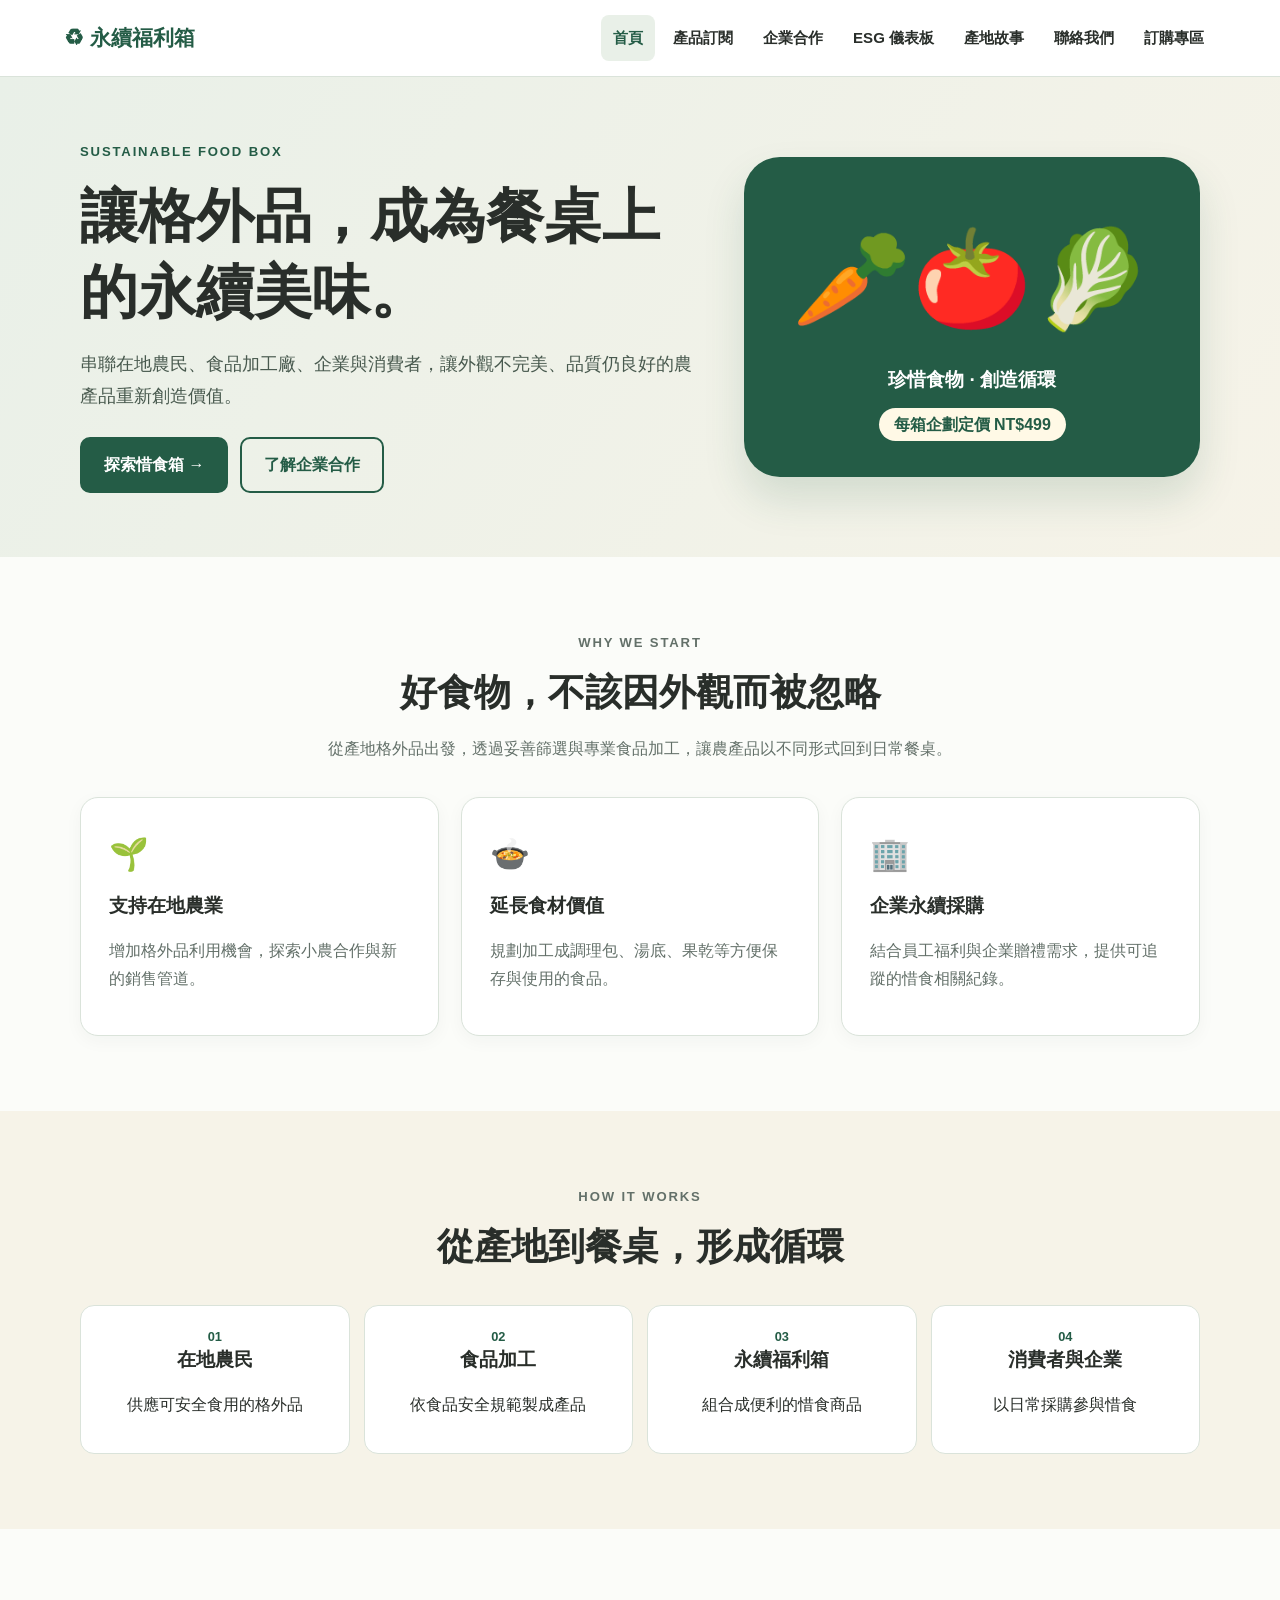
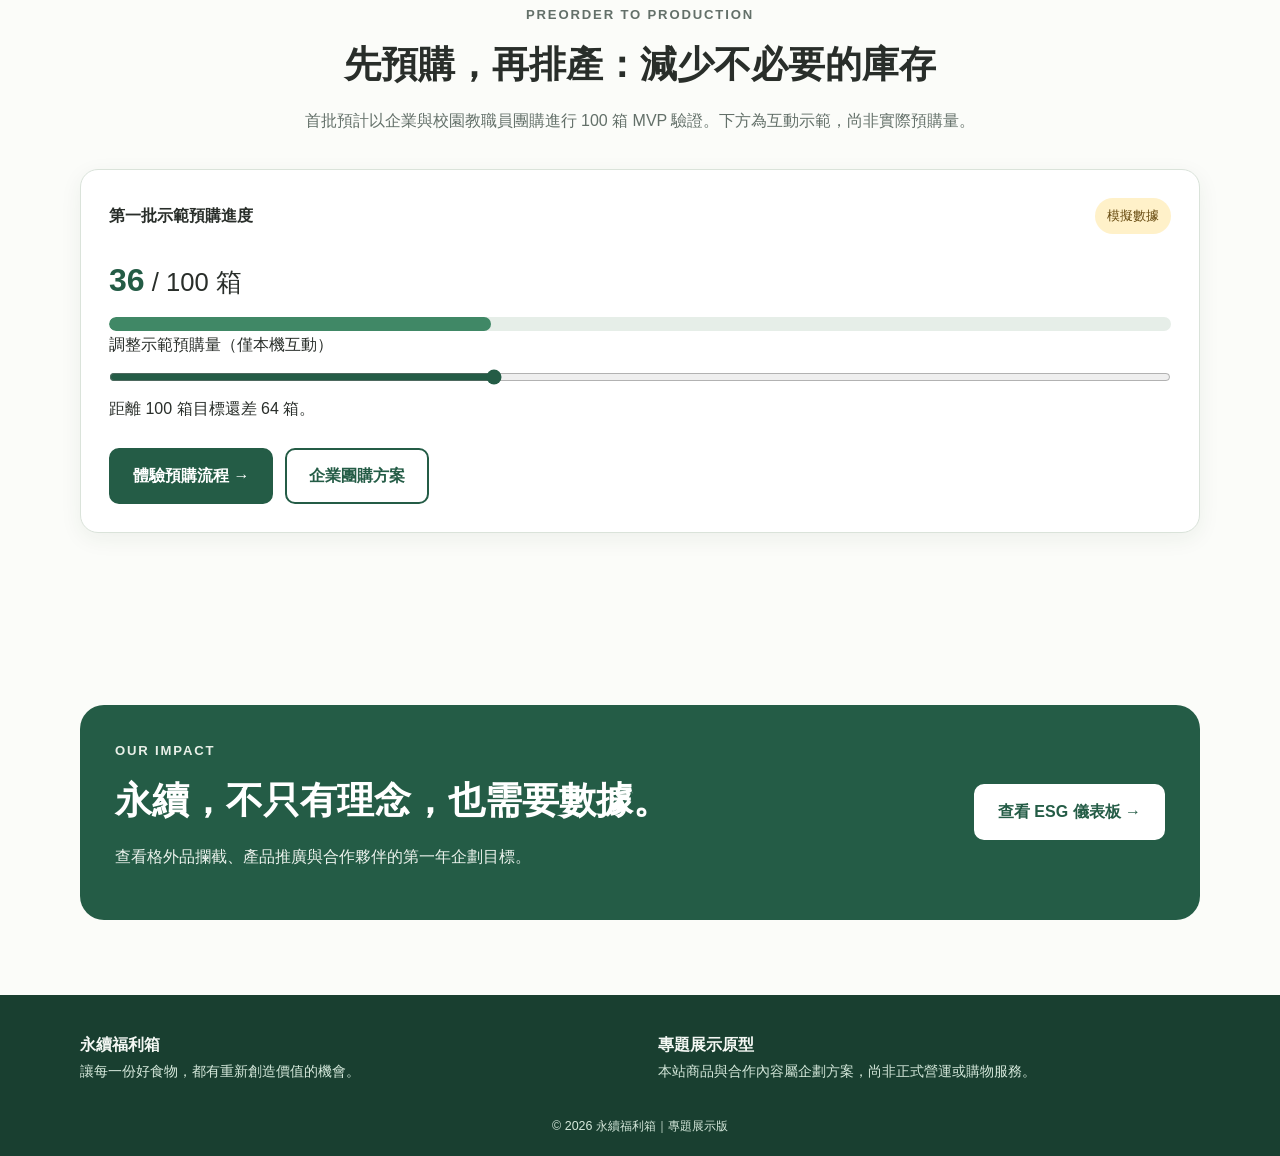
<file: index.html>
<!doctype html>
<html lang="zh-Hant">
<head>
  <meta charset="UTF-8">
  <meta name="viewport" content="width=device-width, initial-scale=1.0">
  <meta name="description" content="永續福利箱：串聯在地農民、食品加工與消費者，探索惜食訂閱與企業永續採購。">
  <title>永續福利箱｜讓格外品成為永續美味</title>
  <link rel="stylesheet" href="style.css">
  <script src="script.js" defer></script>
</head>
<body>
  <a class="skip-link" href="#app">跳至主要內容</a>
  <header class="site-header">
    <div class="header-inner">
      <a class="brand" href="index.html" aria-label="永續福利箱首頁"><span class="brand-icon">♻</span> 永續福利箱</a>
      <button class="menu-toggle" type="button" aria-expanded="false" aria-controls="site-nav">☰ 選單</button>
      <nav id="site-nav" class="site-nav" aria-label="主要導覽">
        <a href="index.html">首頁</a>
        <a href="products.html">產品訂閱</a>
        <a href="business.html">企業合作</a>
        <a href="esg.html">ESG 儀表板</a>
        <a href="stories.html">產地故事</a>
        <a href="contact.html">聯絡我們</a><a href="order.html">訂購專區</a>
      </nav>
    </div>
  </header>
  <main id="app" tabindex="-1"></main>
  <footer class="site-footer">
    <div class="container footer-content">
      <div><strong>永續福利箱</strong><p>讓每一份好食物，都有重新創造價值的機會。</p></div>
      <div><span class="footer-label">專題展示原型</span><p>本站商品與合作內容屬企劃方案，尚非正式營運或購物服務。</p></div>
    </div>
    <p class="copyright">© <span id="year"></span> 永續福利箱｜專題展示版</p>
  </footer>
</body>
</html>
</file>
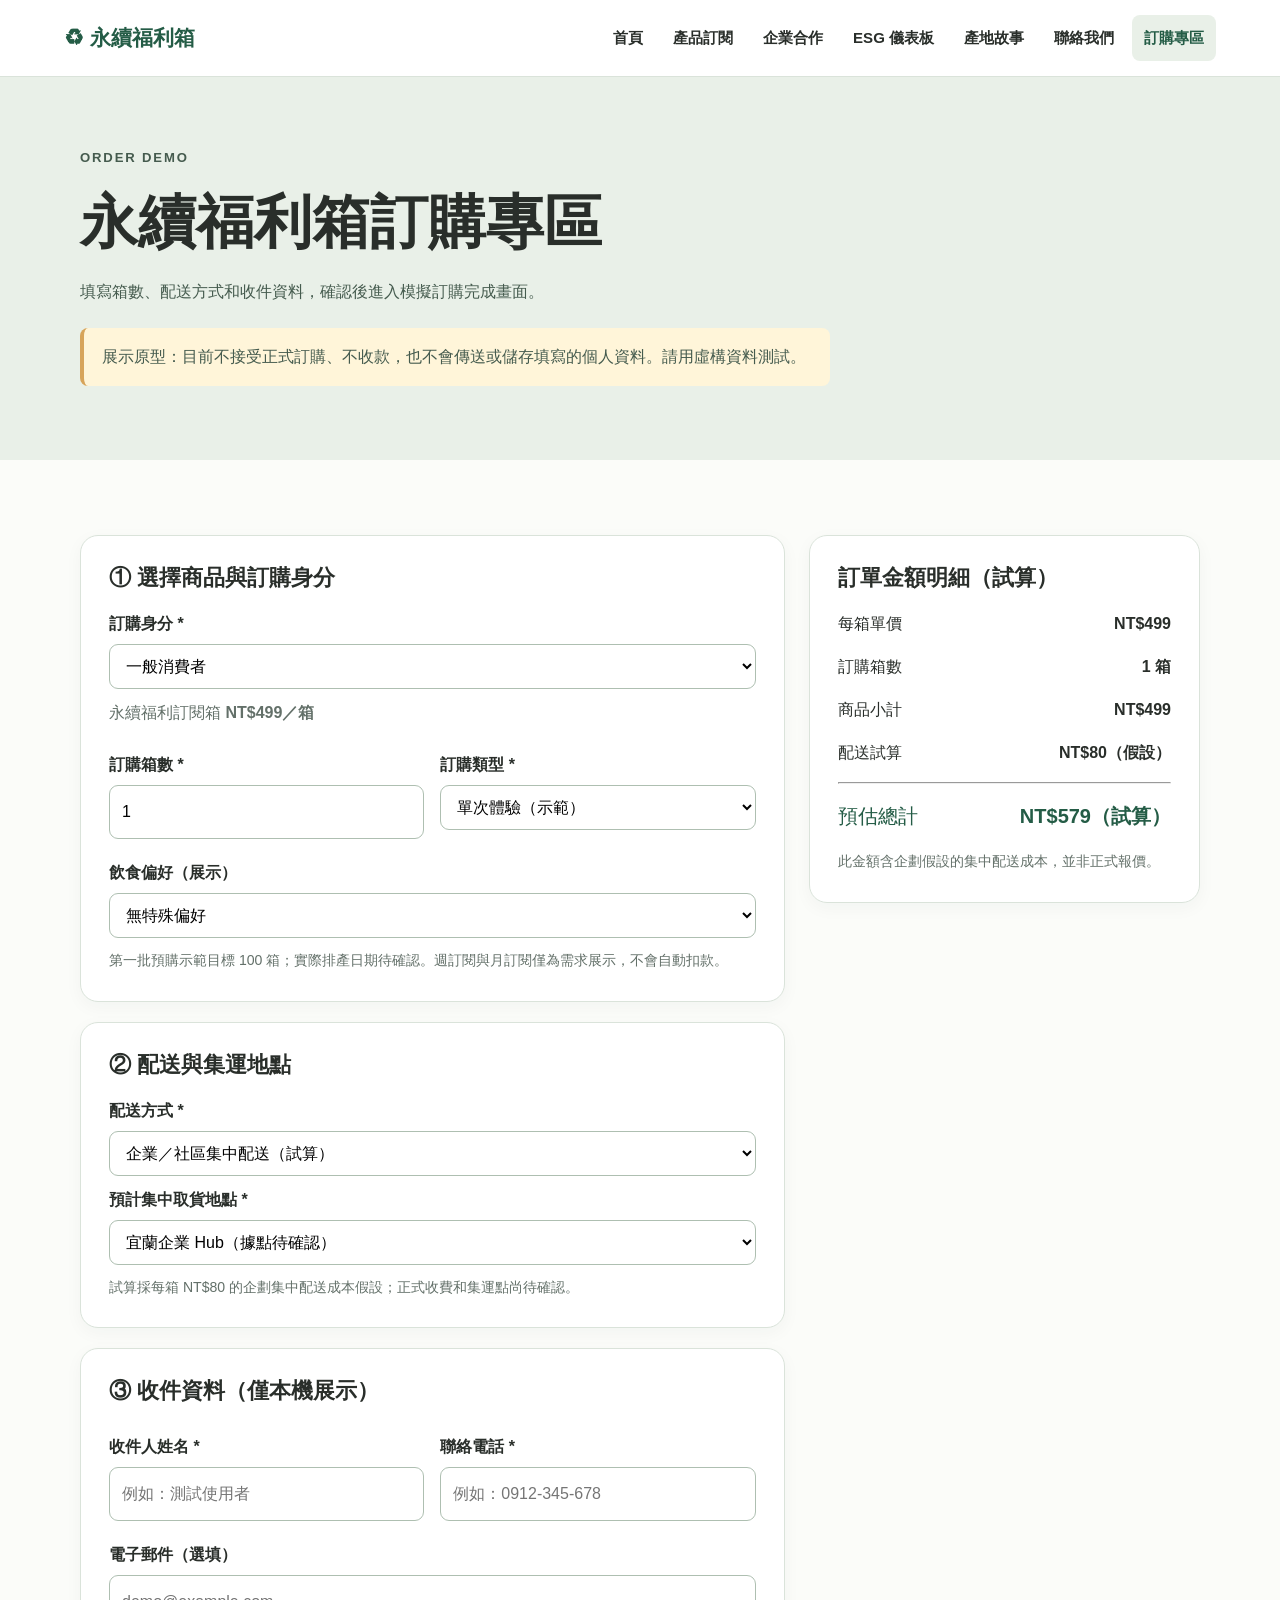
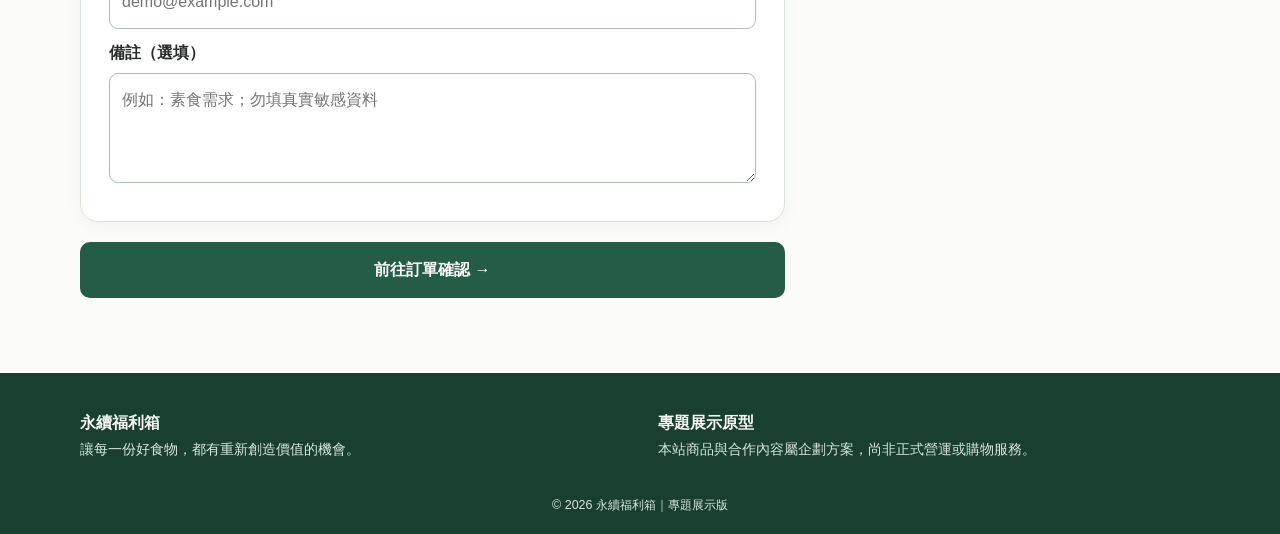
<file: order.html>
<!doctype html>
<html lang="zh-Hant">
<head>
  <meta charset="UTF-8">
  <meta name="viewport" content="width=device-width, initial-scale=1.0">
  <meta name="description" content="永續福利箱：串聯在地農民、食品加工與消費者，探索惜食訂閱與企業永續採購。">
  <title>訂購專區｜永續福利箱</title>
  <link rel="stylesheet" href="style.css">
  <link rel="stylesheet" href="order.css">
  <script src="script.js" defer></script>
  <script src="order.js" defer></script>
</head>
<body>
  <a class="skip-link" href="#app">跳至主要內容</a>
  <header class="site-header">
    <div class="header-inner">
      <a class="brand" href="index.html" aria-label="永續福利箱首頁"><span class="brand-icon">♻</span> 永續福利箱</a>
      <button class="menu-toggle" type="button" aria-expanded="false" aria-controls="site-nav">☰ 選單</button>
      <nav id="site-nav" class="site-nav" aria-label="主要導覽">
        <a href="index.html">首頁</a>
        <a href="products.html">產品訂閱</a>
        <a href="business.html">企業合作</a>
        <a href="esg.html">ESG 儀表板</a>
        <a href="stories.html">產地故事</a>
        <a href="contact.html">聯絡我們</a><a href="order.html">訂購專區</a>
      </nav>
    </div>
  </header>
  <main id="app" tabindex="-1">
<section class="page-hero"><div class="container"><p class="eyebrow">ORDER DEMO</p><h1>永續福利箱訂購專區</h1><p>填寫箱數、配送方式和收件資料，確認後進入模擬訂購完成畫面。</p><p class="note">展示原型：目前不接受正式訂購、不收款，也不會傳送或儲存填寫的個人資料。請用虛構資料測試。</p></div></section>
<section class="block"><div class="container order-layout"><form id="order-form" novalidate>
  <div class="card order-section"><h2>① 選擇商品與訂購身分</h2><div class="field"><label for="buyer-type">訂購身分 *</label><select id="buyer-type"><option value="person">一般消費者</option><option value="business">企業／教職員團購</option></select></div><div id="business-fields" hidden><div class="order-grid"><div class="field"><label for="company">企業／團購單位名稱 *</label><input id="company" maxlength="80" placeholder="例如：示範公司"></div><div class="field"><label for="taxid">統一編號（選填）</label><input id="taxid" inputmode="numeric" maxlength="8" pattern="[0-9]{8}" placeholder="8 位數字；展示可留空"></div></div></div><p>永續福利訂閱箱 <strong>NT$499／箱</strong></p>
    <div class="order-grid"><div class="field"><label for="quantity">訂購箱數 *</label><input id="quantity" type="number" min="1" max="1000" step="1" value="1" required></div>
    <div class="field"><label for="frequency">訂購類型 *</label><select id="frequency" required><option value="單次體驗">單次體驗（示範）</option><option value="每週訂閱">每週訂閱（意願登記）</option><option value="每月訂閱">每月訂閱（意願登記）</option></select></div></div>
    <div class="field"><label for="diet">飲食偏好（展示）</label><select id="diet"><option>無特殊偏好</option><option>全素需求（需確認供應）</option><option>蛋奶素需求（需確認供應）</option><option>減醣需求（需確認供應）</option></select></div><p class="field-help">第一批預購示範目標 100 箱；實際排產日期待確認。週訂閱與月訂閱僅為需求展示，不會自動扣款。</p>
  </div>
  <div class="card order-section"><h2>② 配送與集運地點</h2>
    <div class="field"><label for="delivery">配送方式 *</label><select id="delivery" required><option value="hub">企業／社區集中配送（試算）</option><option value="home">低溫宅配（運費待報價）</option></select></div>
    <div class="field" id="pickup-group"><label for="pickup">預計集中取貨地點 *</label><select id="pickup" required><option value="">請選擇集中取貨據點</option></select></div>
    <div id="address-group" class="address-group" hidden>
      <div class="order-grid"><div class="field"><label for="city">縣市 *</label><input id="city" autocomplete="address-level1" placeholder="例如：宜蘭縣"></div><div class="field"><label for="district">鄉鎮市區 *</label><input id="district" autocomplete="address-level2" placeholder="例如：宜蘭市"></div></div>
      <div class="field"><label for="address">詳細配送地址 *</label><input id="address" autocomplete="street-address" placeholder="道路、門牌、樓層（請以測試資料填寫）"></div>
    </div>
    <p id="delivery-note" class="field-help" aria-live="polite"></p>
  </div>
  <div class="card order-section"><h2>③ 收件資料（僅本機展示）</h2>
    <div class="order-grid"><div class="field"><label for="customer">收件人姓名 *</label><input id="customer" autocomplete="off" placeholder="例如：測試使用者" maxlength="40" required></div><div class="field"><label for="phone">聯絡電話 *</label><input id="phone" autocomplete="off" inputmode="tel" placeholder="例如：0912-345-678" maxlength="30" required></div></div>
    <div class="field"><label for="email">電子郵件（選填）</label><input id="email" type="email" autocomplete="off" placeholder="demo@example.com"></div>
    <div class="field"><label for="memo">備註（選填）</label><textarea id="memo" rows="3" maxlength="300" placeholder="例如：素食需求；勿填真實敏感資料"></textarea></div>
  </div>
  <p id="error-message" role="alert" class="form-error" hidden></p>
  <button class="btn order-submit" type="submit">前往訂單確認 →</button>
</form>
<aside class="card order-summary" aria-live="polite"><h2>訂單金額明細（試算）</h2><div class="summary-line"><span>每箱單價</span><strong>NT$499</strong></div><div class="summary-line"><span>訂購箱數</span><strong id="sum-qty">1 箱</strong></div><div class="summary-line"><span>商品小計</span><strong id="sum-subtotal">NT$499</strong></div><div class="summary-line"><span>配送試算</span><strong id="sum-shipping">待確認</strong></div><hr><div class="summary-line sum-grand"><span>預估總計</span><strong id="sum-total">NT$499 起</strong></div><p id="summary-disclaimer" class="field-help">這是非正式試算，運費與實際售價需確認。</p></aside>
</div></section>
<dialog id="confirmation" class="confirm-dialog" aria-labelledby="confirmation-title"><div class="confirm-content"><h2 id="confirmation-title">訂單預覽（未送出）</h2><p class="note">沒有付款步驟，也不會建立真實訂單或傳送個人資料。</p><div id="preview-details"></div><div class="actions"><button type="button" class="btn secondary" id="close-confirm">返回修改</button><button type="button" class="btn" id="finish-order">確認訂購 → 完成（模擬）</button></div></div><div id="order-success" class="order-success" hidden><div class="success-check" aria-hidden="true">✓</div><h2 id="order-success-title">訂購完成！</h2><p>感謝您支持永續福利箱。</p><p class="note">這是專題展示的模擬訂購完成畫面，沒有正式成立訂單、傳送資料或產生付款。</p><button type="button" class="btn" id="success-home">返回首頁 →</button></div></dialog>
</main>
  <footer class="site-footer">
    <div class="container footer-content">
      <div><strong>永續福利箱</strong><p>讓每一份好食物，都有重新創造價值的機會。</p></div>
      <div><span class="footer-label">專題展示原型</span><p>本站商品與合作內容屬企劃方案，尚非正式營運或購物服務。</p></div>
    </div>
    <p class="copyright">© <span id="year"></span> 永續福利箱｜專題展示版</p>
  </footer>
</body>
</html>
</file>
<file: style.css>
:root { --green:#245c46; --light-green:#e9f0e8; --sage:#89a98c; --cream:#f6f3e8; --gold:#d7a45a; --ink:#292e2a; --muted:#637069; --white:#fff; --border:#dae3da; }
* { box-sizing:border-box; }
html { scroll-behavior:smooth; }
body { margin:0; color:var(--ink); background:#fbfcf9; font-family:"Noto Sans TC","Microsoft JhengHei",Arial,sans-serif; line-height:1.75; }
a { color:inherit; } button, input, select, textarea { font:inherit; }
.container { width:min(1120px, calc(100% - 40px)); margin-inline:auto; }
.skip-link { position:absolute; left:-9999px; top:10px; background:white; z-index:99; padding:8px; }
.skip-link:focus { left:10px; }
.site-header { position:sticky; top:0; z-index:20; background:rgba(255,255,255,.96); border-bottom:1px solid var(--border); }
.header-inner { max-width:1200px; min-height:76px; padding:0 24px; margin:auto; display:flex; align-items:center; justify-content:space-between; gap:16px; }
.brand { color:var(--green); font-size:1.3rem; font-weight:800; white-space:nowrap; text-decoration:none; }
.brand-icon { font-size:1.4rem; }
.site-nav { display:flex; flex-wrap:wrap; align-items:center; gap:6px; }
.site-nav a { padding:10px 12px; border-radius:8px; text-decoration:none; font-weight:600; font-size:.94rem; }
.site-nav a:hover,.site-nav a.active { color:var(--green); background:var(--light-green); }
.menu-toggle { display:none; background:var(--green); color:white; border:0; border-radius:8px; padding:8px 12px; cursor:pointer; }
.hero { background:linear-gradient(125deg,#e9f0e8,#f6f3e8); overflow:hidden; }
.hero-inner { display:grid; grid-template-columns:1.15fr .85fr; min-height:480px; align-items:center; gap:48px; padding-block:60px; }
.eyebrow { color:var(--green); letter-spacing:.14em; font-size:.82rem; font-weight:800; }
h1,h2,h3 { line-height:1.3; margin:0 0 18px; }
h1 { font-size:clamp(2.2rem,5vw,3.65rem); } h2 { font-size:clamp(1.65rem,3vw,2.3rem); } h3 { font-size:1.2rem; }
p { margin:0 0 14px; } .lead { color:#48594e; font-size:1.15rem; max-width:630px; }
.actions { display:flex; flex-wrap:wrap; gap:12px; margin-top:25px; }
.btn { display:inline-block; padding:12px 22px; border-radius:10px; text-decoration:none; font-weight:750; background:var(--green); color:white; border:2px solid var(--green); transition:transform .15s; }
.btn:hover { transform:translateY(-2px); } .btn.secondary { background:transparent; color:var(--green); }
.visual { background:var(--green); border-radius:36px; min-height:320px; display:grid; place-items:center; position:relative; text-align:center; padding:32px; box-shadow:0 22px 40px #245c4626; }
.visual .big-emoji { font-size:6rem; display:block; } .visual p { color:white; font-size:1.2rem; font-weight:800; }
.visual .small-tag { color:var(--green); background:#fff9e6; border-radius:100px; padding:8px 15px; font-weight:700; }
section.block { padding:75px 0; } section.tinted { background:var(--cream); }
.section-head { max-width:760px; margin:0 auto 34px; text-align:center; }
.section-head p { color:var(--muted); }
.grid { display:grid; grid-template-columns:repeat(3,minmax(0,1fr)); gap:22px; }
.card { background:var(--white); padding:28px; border:1px solid var(--border); border-radius:18px; box-shadow:0 5px 18px #233b270a; }
.card .icon { font-size:2rem; display:block; margin-bottom:12px; } .card p { color:var(--muted); }
.process { display:grid; grid-template-columns:repeat(4,1fr); gap:14px; }
.step { background:white; border:1px solid var(--border); border-radius:14px; padding:20px; text-align:center; }
.step .num { color:var(--green); font-size:.8rem; font-weight:800; }
.highlight { background:var(--green); color:white; border-radius:24px; padding:35px; display:flex; align-items:center; justify-content:space-between; gap:28px; }
.highlight p { color:#ebf2ec; } .highlight .btn { background:white; color:var(--green); border-color:white; }
.page-hero { background:var(--light-green); padding:70px 0 52px; } .page-hero p { max-width:750px; color:#455b4e; }
.price { color:var(--green); font-size:2.35rem; font-weight:850; }
.note { padding:15px 18px; background:#fff5d9; border-left:4px solid var(--gold); border-radius:8px; color:#66542d; margin:22px 0; }
.kpis { display:grid; grid-template-columns:repeat(4,1fr); gap:16px; }
.kpi { background:white; border:1px solid var(--border); border-radius:16px; padding:22px; }
.kpi strong { display:block; color:var(--green); font-size:2rem; line-height:1.5; }
.kpi span { color:var(--muted); font-size:.9rem; }
.form-grid { display:grid; grid-template-columns:1fr 1fr; gap:16px; max-width:640px; }
.field { display:flex; flex-direction:column; gap:6px; } .field label { font-weight:700; }
.field input,.field select { width:100%; border:1px solid #aebfb1; background:white; border-radius:9px; padding:12px; }
.result { font-size:1.4rem; font-weight:800; color:var(--green); padding:15px 0; }
.site-footer { background:#193f30; color:#f4f8f4; padding:36px 0 18px; }
.footer-content { display:flex; justify-content:space-between; gap:35px; } .footer-content>div { flex:1; }
.footer-content p { font-size:.9rem; color:#d5e8db; } .footer-label { font-weight:700; }
.copyright { text-align:center; color:#d5e8db; font-size:.78rem; margin:18px 0 0; }
@media (max-width:850px) { .header-inner { flex-wrap:wrap; padding:12px 20px; min-height:70px; } .menu-toggle { display:block; margin-left:auto; } .site-nav { display:none; width:100%; flex-direction:column; align-items:stretch; } .site-nav.open { display:flex; } .site-nav a { display:block; } .hero-inner { grid-template-columns:1fr; padding-block:48px; } .visual { min-height:260px; } .grid { grid-template-columns:repeat(2,1fr); } .process,.kpis { grid-template-columns:repeat(2,1fr); } }
@media (max-width:560px) { .container { width:min(100% - 30px,1120px); } .grid,.process,.kpis,.form-grid { grid-template-columns:1fr; } .highlight,.footer-content { flex-direction:column; align-items:flex-start; } .visual .big-emoji { font-size:4.5rem; } section.block { padding:50px 0; } }

/* V3 專題展示擴充 */
.demo-panel{background:#fff;border:1px solid var(--border);border-radius:18px;padding:28px;margin:22px 0;box-shadow:0 6px 22px #183b2010}.demo-head{display:flex;align-items:center;justify-content:space-between;gap:12px;flex-wrap:wrap}.demo-head h2{margin:0}.pill{font-size:.8rem;background:#fff1c9;color:#684b10;border-radius:30px;padding:7px 12px}.progress-value{font-size:1.6rem;margin:18px 0 9px}.progress-value strong{font-size:2rem;color:var(--green)}.progress-track,.bar-track{background:#e6eee8;border-radius:22px;overflow:hidden;height:14px}.progress-fill,.bar{height:100%;background:#408866;border-radius:22px}.demo-panel input[type=range]{width:100%;accent-color:#245c46;cursor:pointer;margin:10px 0}.bars{display:grid;gap:16px;margin:24px 0}.bar-row{display:grid;grid-template-columns:170px minmax(80px,1fr) 100px;align-items:center;gap:14px}.bar-row strong{font-size:.9rem;text-align:right}.trace-grid{display:grid;grid-template-columns:repeat(2,minmax(0,1fr));gap:12px}.trace-grid>div{background:#f1f6f1;padding:13px;border-radius:10px}.trace-grid span{display:block;color:var(--muted);font-size:.85rem}.trace-grid strong{display:block;margin-top:6px}.demo-label{display:inline-block;background:#fff1c9;color:#60440c;padding:5px 9px;border-radius:20px;font-size:.8rem}@media(max-width:650px){.demo-panel{padding:18px}.bar-row{grid-template-columns:1fr;gap:6px}.bar-row strong{text-align:left}.trace-grid{grid-template-columns:1fr}}
</file>
<file: order.css>
.order-layout{display:grid;grid-template-columns:minmax(0,1.8fr) minmax(280px,1fr);gap:24px;align-items:start}
.order-section{margin-bottom:20px}.order-section h2,.order-summary h2{font-size:1.35rem}.order-grid{display:grid;grid-template-columns:repeat(2,minmax(0,1fr));gap:16px}.order-section .field{margin:10px 0}.order-section textarea{width:100%;border:1px solid #aebfb1;border-radius:9px;padding:12px;resize:vertical}.field-help{color:var(--muted);font-size:.88rem;margin:10px 0 0}.address-group{margin-top:12px}.order-summary{position:sticky;top:95px}.summary-line{display:flex;justify-content:space-between;gap:14px;margin:15px 0}.sum-grand{font-size:1.25rem;color:var(--green)}.order-submit{cursor:pointer;width:100%}.form-error{color:#9c2727;background:#fff1f0;padding:13px;border-radius:10px}.confirm-dialog{border:0;border-radius:18px;padding:0;max-width:min(600px,calc(100% - 30px));width:100%;box-shadow:0 15px 65px #0004}.confirm-dialog::backdrop{background:#09271999}.confirm-content{padding:28px}.confirm-content p{overflow-wrap:anywhere}.preview-line{padding:8px 0;border-bottom:1px solid var(--border)}.confirm-dialog button{cursor:pointer}
@media(max-width:850px){.order-layout{grid-template-columns:1fr}.order-summary{position:static}}@media(max-width:560px){.order-grid{grid-template-columns:1fr}}
@media print{body > *:not(dialog){display:none!important}.confirm-dialog{position:static;box-shadow:none;max-width:none;border:0}.confirm-dialog::backdrop{display:none}.confirm-content .actions{display:none}}

.order-success{text-align:center;padding:42px 28px}.order-success h2{margin:12px 0}.success-check{display:grid;place-items:center;margin:0 auto 15px;width:78px;height:78px;border-radius:50%;background:#245c46;color:#fff;font-size:3rem;font-weight:bold}.order-success .btn{display:inline-block;margin-top:20px}
</file>
